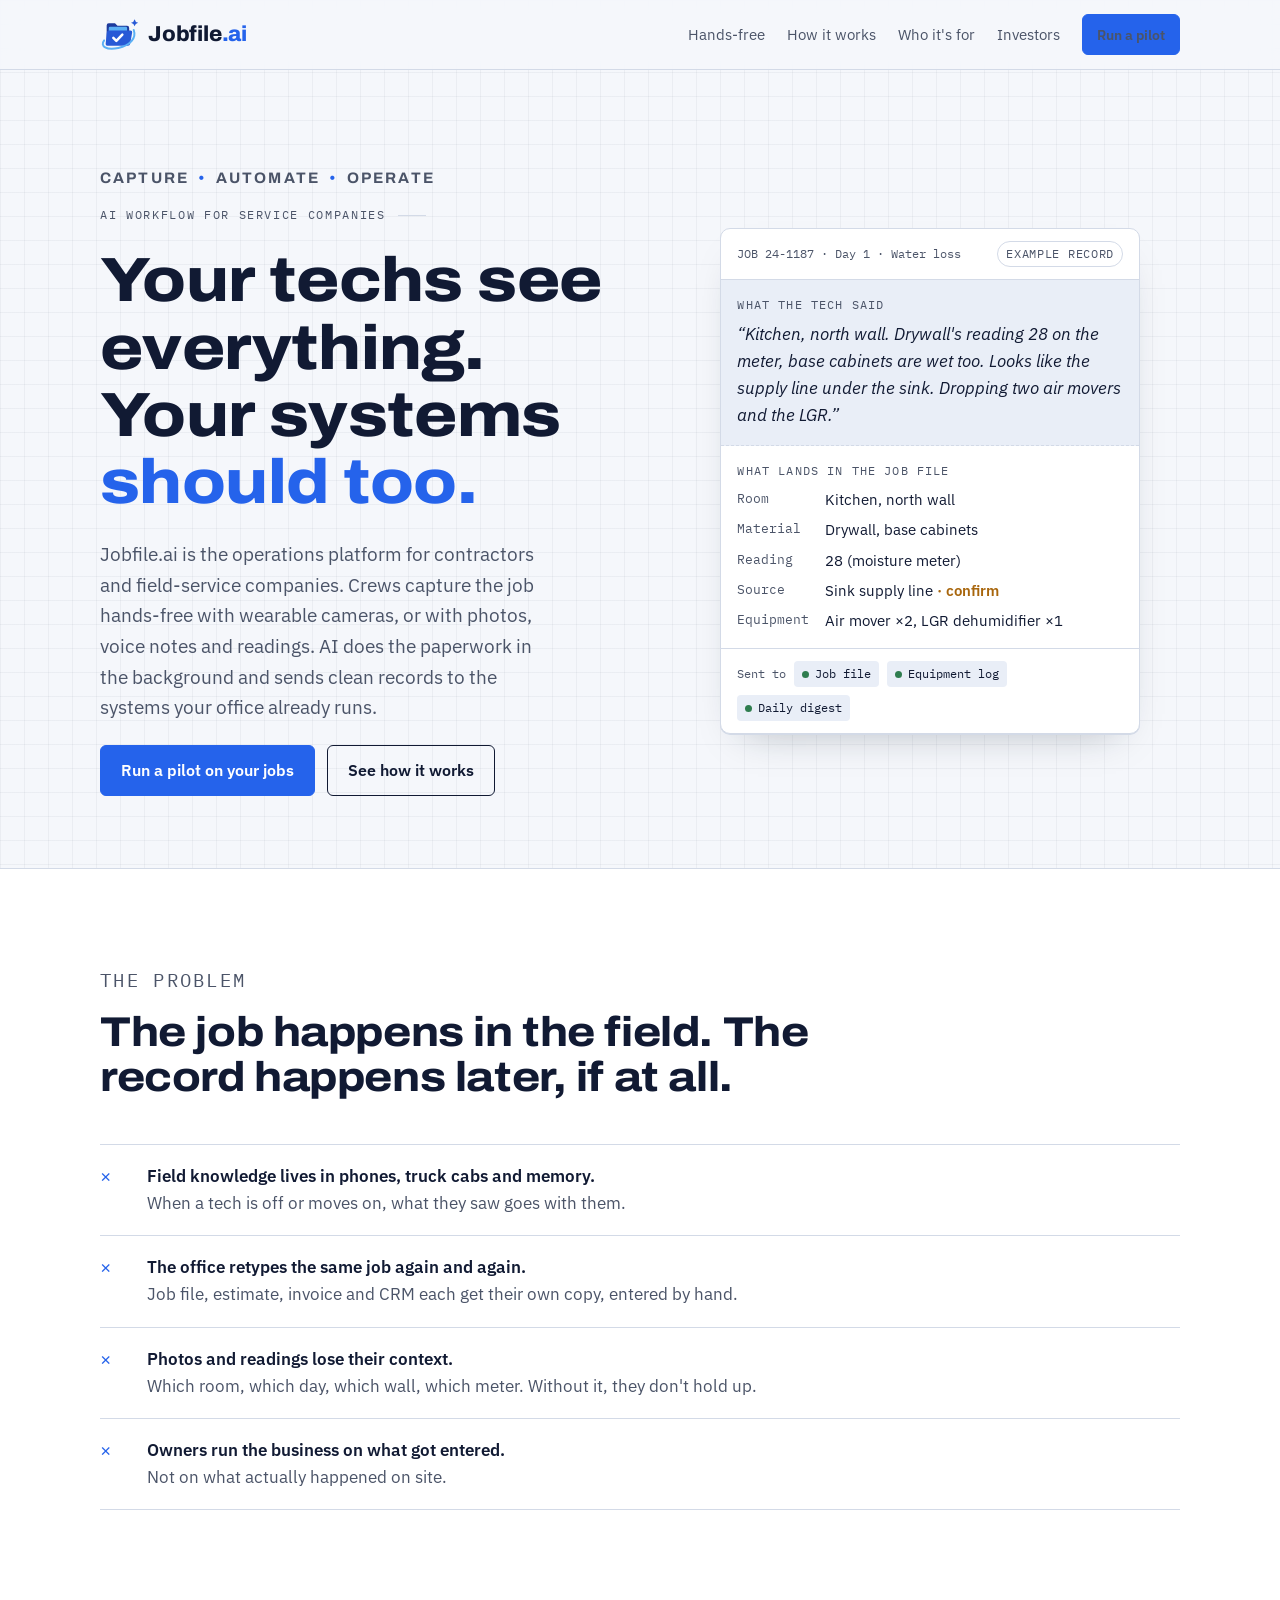
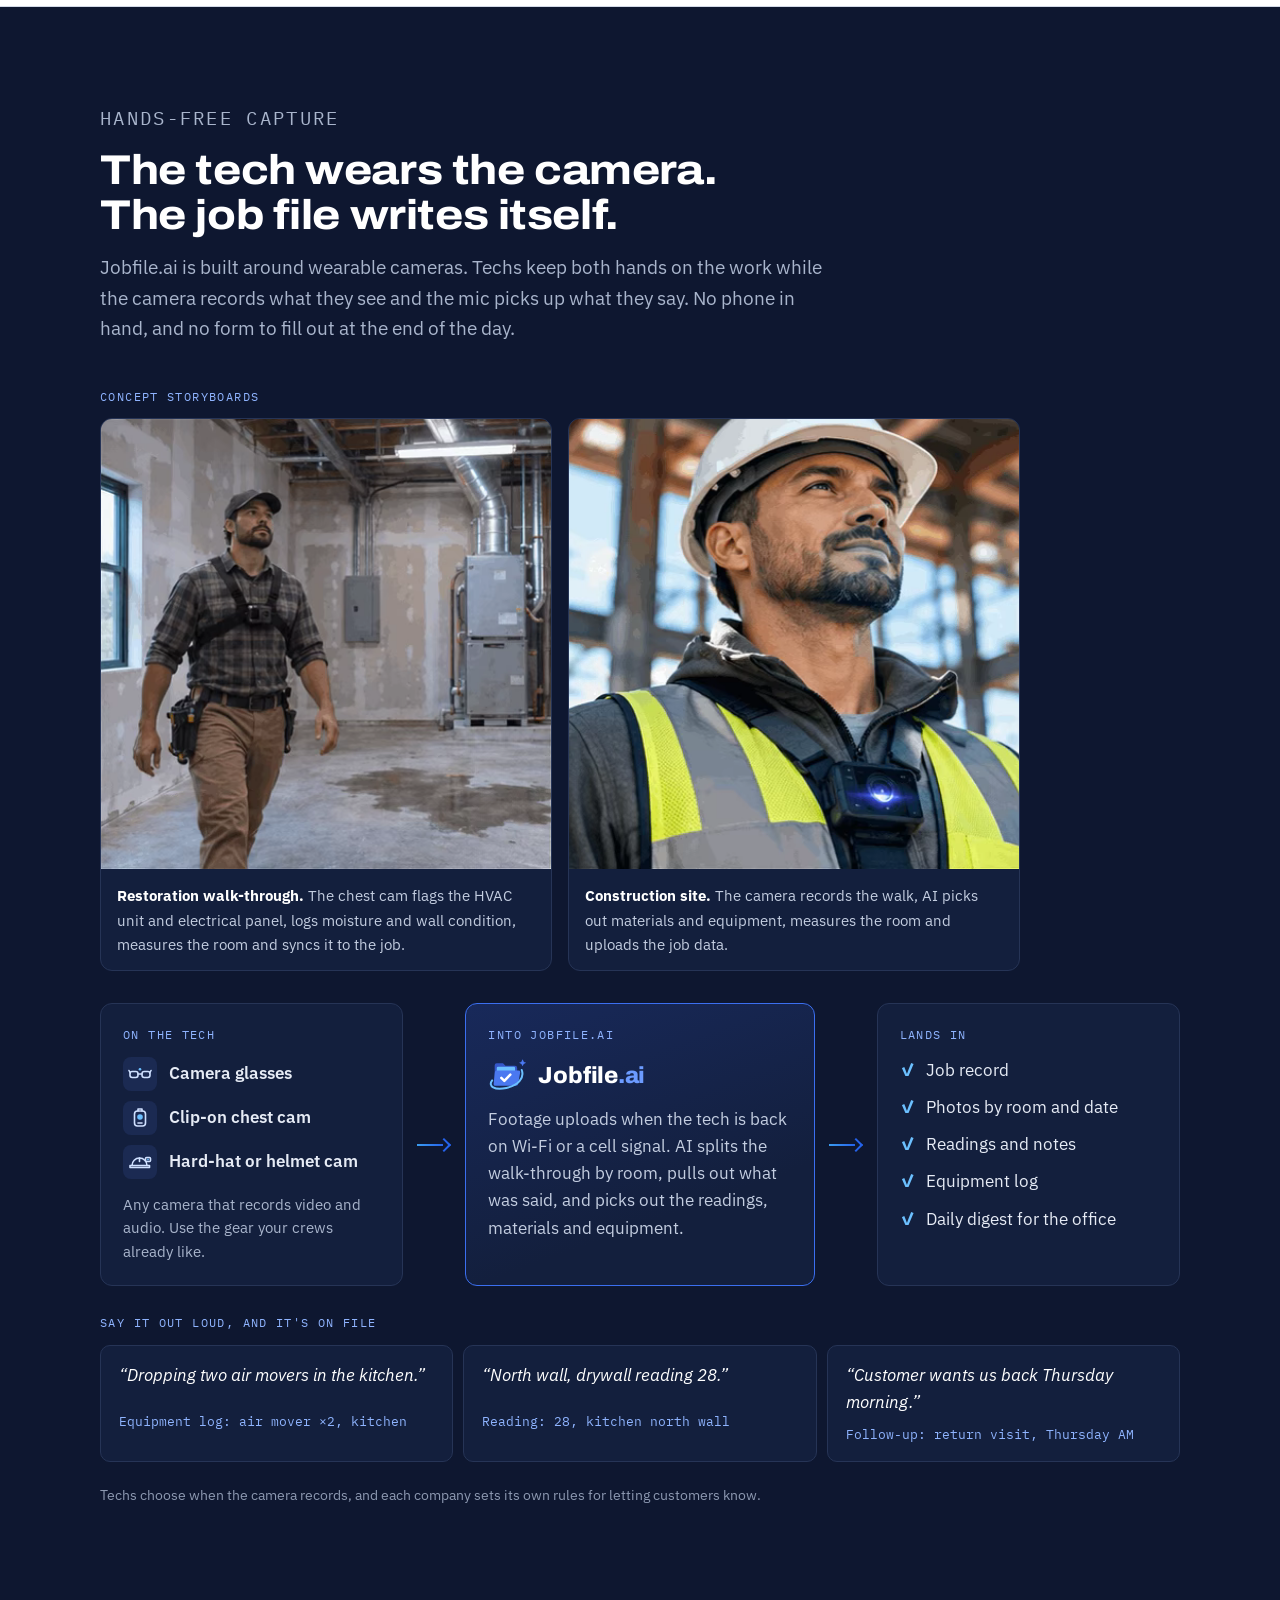
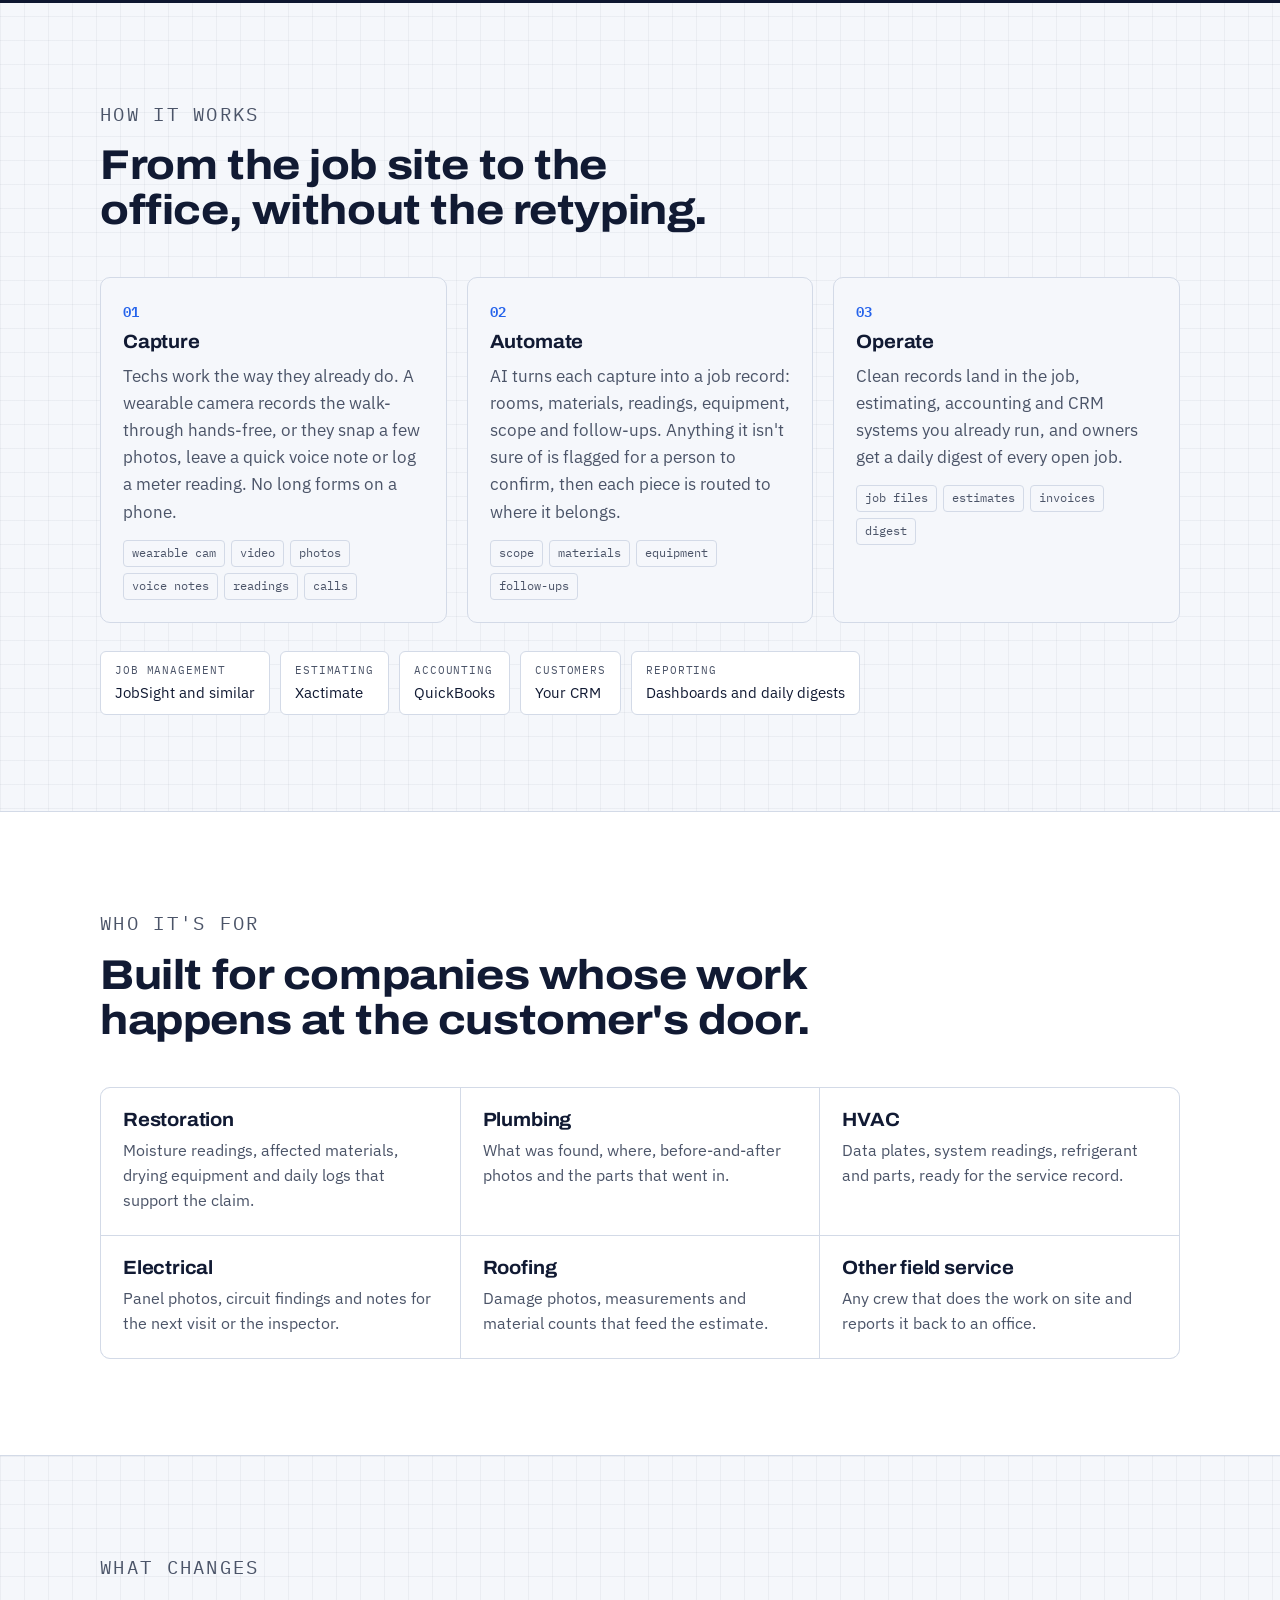
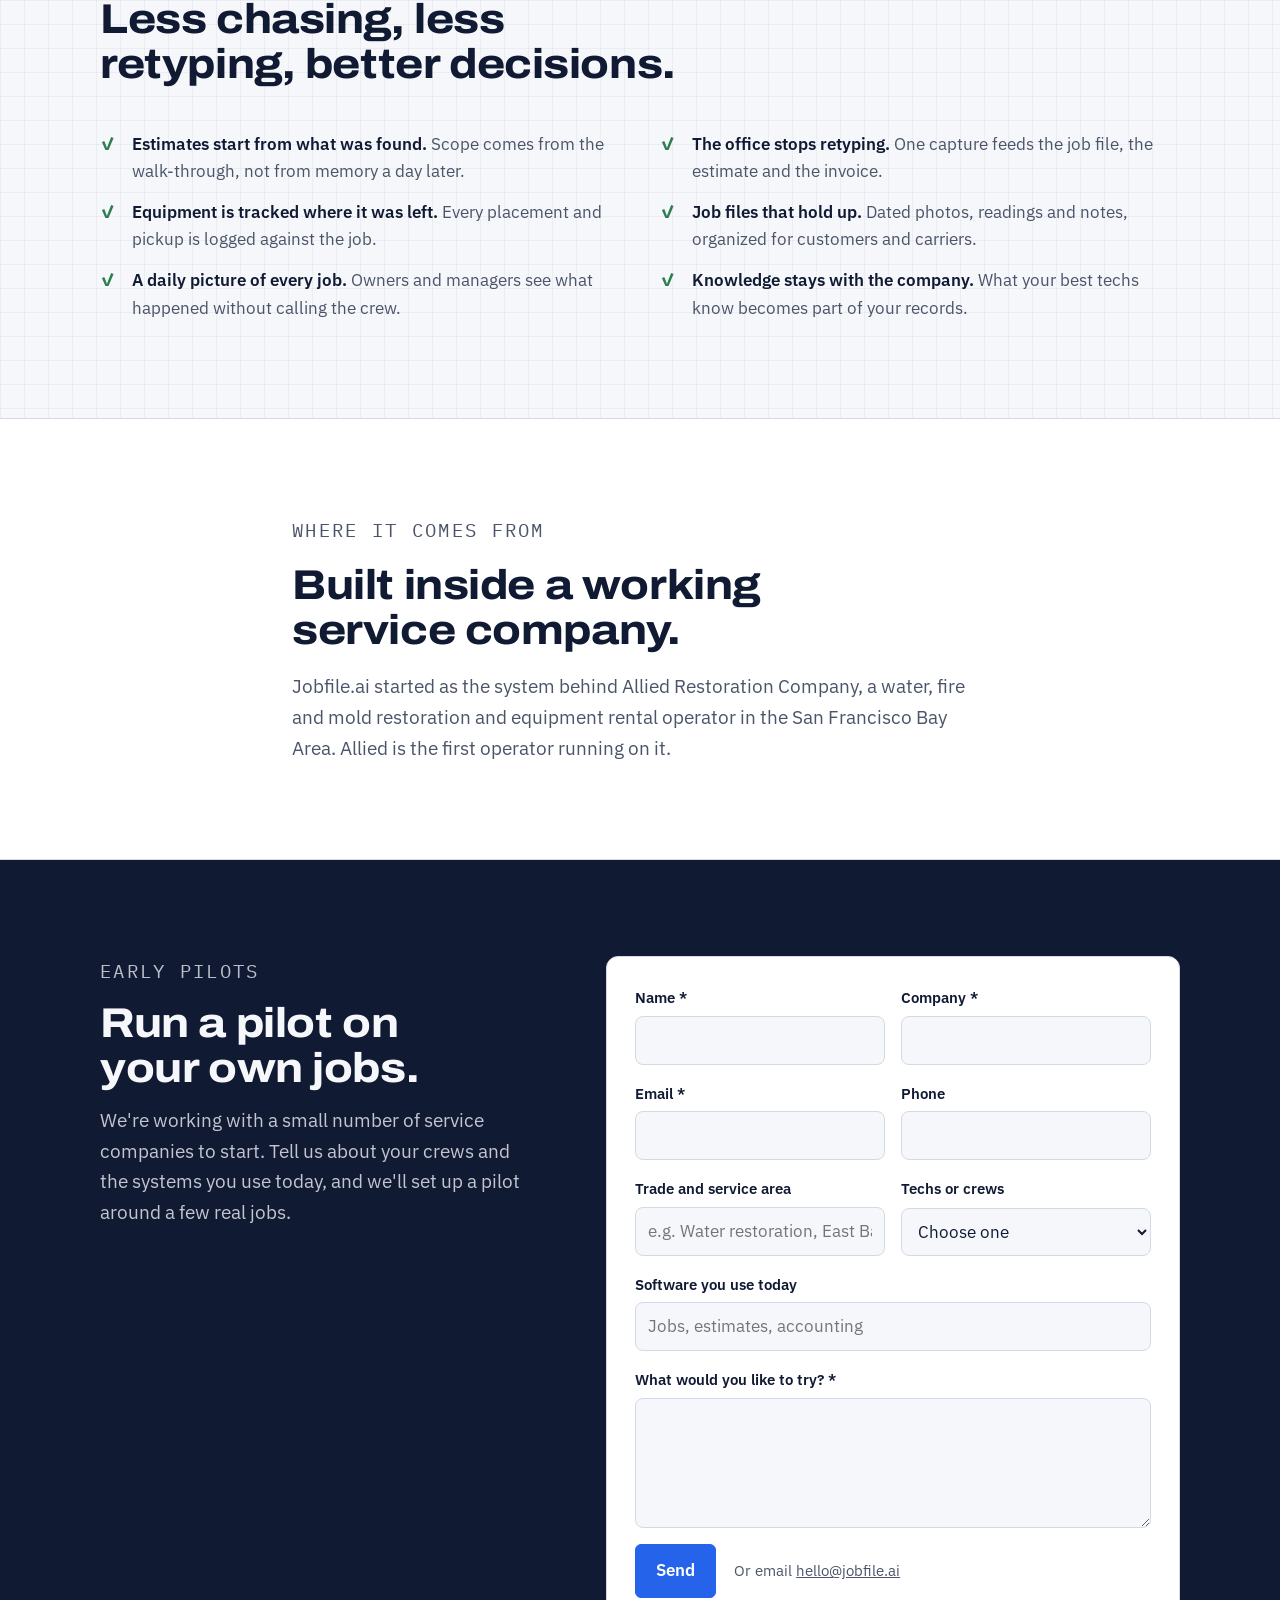
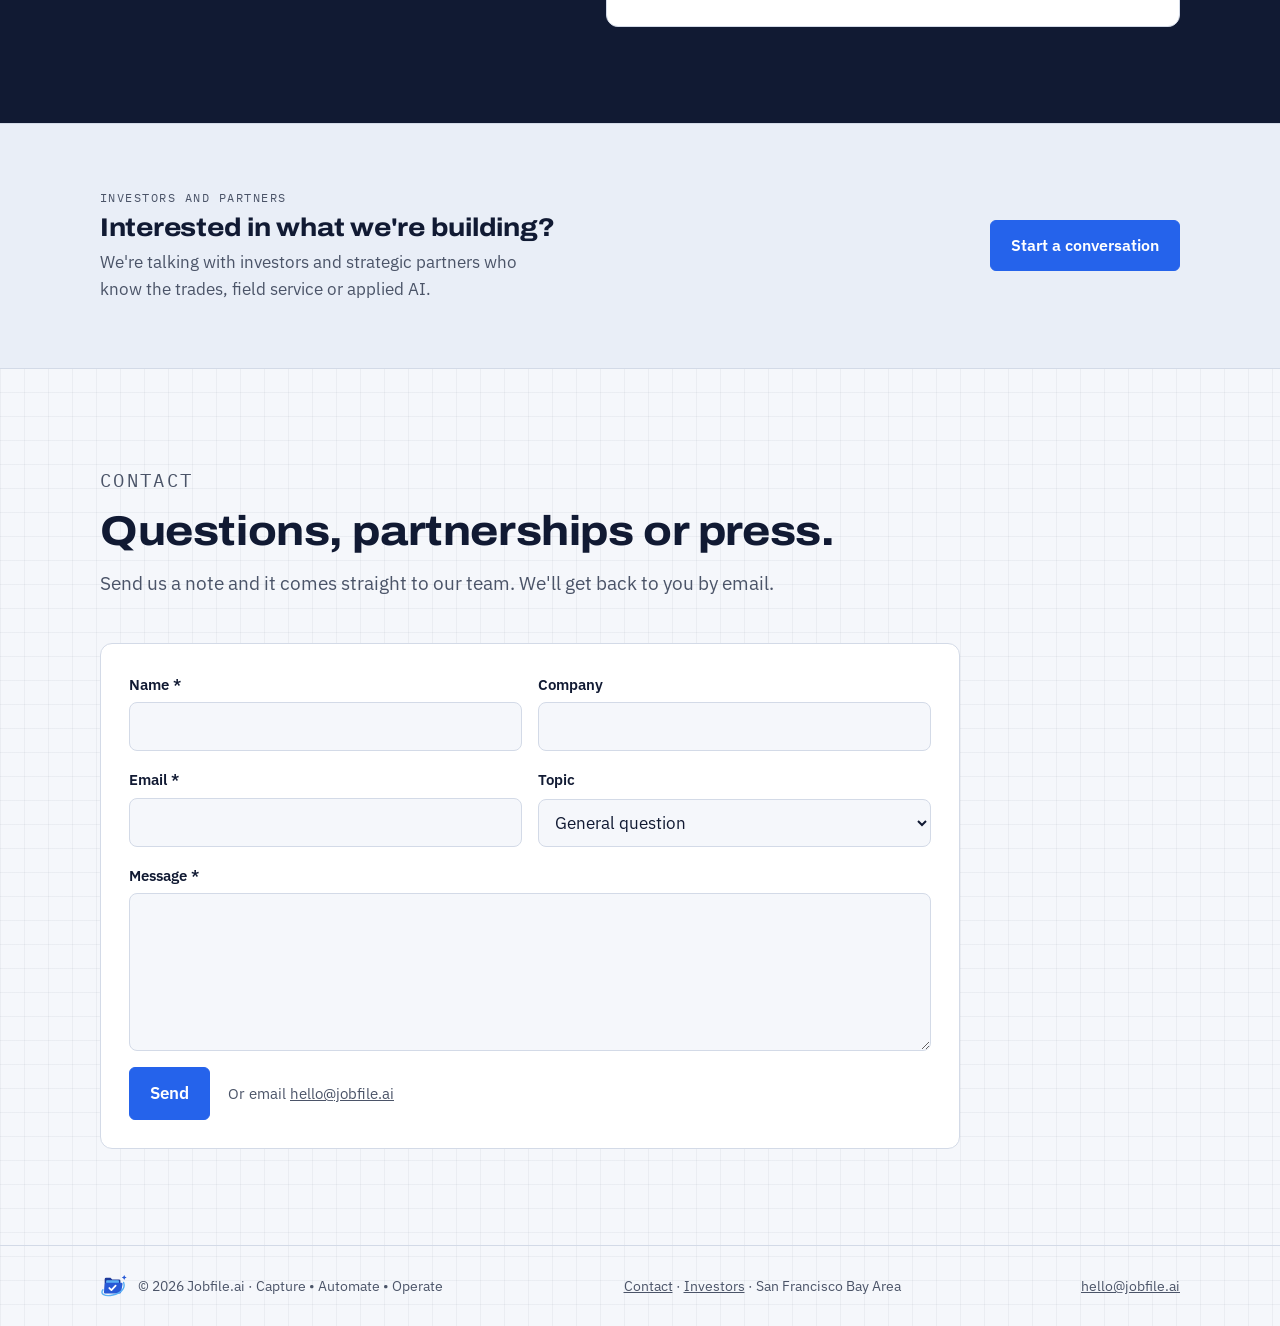
<file: index.html>
<!doctype html>
<html lang="en">
<head>
<meta charset="utf-8">
<meta name="viewport" content="width=device-width, initial-scale=1, viewport-fit=cover">
<title>Jobfile.ai | AI workflow for service companies</title>
<meta name="description" content="Jobfile.ai is the operations platform for contractors and field-service companies. Crews capture the job, AI automates the paperwork, and clean records land in the systems you already run.">
<link rel="canonical" href="https://jobfile.ai/">
<meta property="og:title" content="Jobfile.ai | AI workflow for service companies">
<meta property="og:site_name" content="Jobfile.ai">
<meta property="og:image" content="https://jobfile.ai/brand/share-card.png">
<meta property="og:image:secure_url" content="https://jobfile.ai/brand/share-card.png">
<meta property="og:image:type" content="image/png">
<meta property="og:image:width" content="1200">
<meta property="og:image:height" content="630">
<meta property="og:image:alt" content="Jobfile.ai logo. Capture, Automate, Operate. AI workflow for service companies.">
<meta name="twitter:card" content="summary_large_image">
<meta name="twitter:title" content="Jobfile.ai | AI workflow for service companies">
<meta name="twitter:image" content="https://jobfile.ai/brand/share-card.png">
<meta property="og:description" content="Capture the job once in the field. AI structures it and sends it to your job, estimating, accounting and CRM systems.">
<meta property="og:url" content="https://jobfile.ai/">
<meta property="og:type" content="website">
<meta name="theme-color" content="#111a33">
<link rel="icon" href="favicon.svg" type="image/svg+xml">
<link rel="apple-touch-icon" href="apple-touch-icon.png">
<link rel="preconnect" href="https://fonts.googleapis.com">
<link rel="preconnect" href="https://fonts.gstatic.com" crossorigin>
<link rel="stylesheet" href="https://fonts.googleapis.com/css2?family=Archivo:wdth,wght@100..125,500..800&family=IBM+Plex+Mono:wght@400;600&family=IBM+Plex+Sans:wght@400;600&display=swap">
<link rel="stylesheet" href="styles.css">
</head>
<body>
<!--BODY-START-->
<header class="site-header">
  <div class="wrap">
    <a class="brand" href="#top" aria-label="Jobfile.ai home">
      <svg class="brand-mark" viewBox="0 0 48 40" aria-hidden="true"><path class="lg-back" d="M8 8.5q0-2.5 2.5-2.5h7.5l3 3h11.5q2.5 0 2.5 2.5v19h-27z"/><rect class="lg-sheet" x="10.5" y="10" width="22" height="13" rx="1.6"/><path class="lg-front" d="M10.4 14.5h26.2q2.4 0 2 2.4l-2.4 13.7q-.4 2.4-2.8 2.4H8.9q-2.4 0-2.1-2.4l1.4-13.7q.3-2.4 2.2-2.4z"/><path class="lg-check" d="M16 23.5l3.6 3.6 7.2-7.6"/><path class="lg-swoosh" d="M5 26.5C-.5 33.5 8 38.5 22 35.5S44 24 40.5 14"/><path class="lg-spark" d="M41.5 1q.7 3.6 4.3 4.3-3.6.7-4.3 4.3-.7-3.6-4.3-4.3 3.6-.7 4.3-4.3z"/></svg>
      <span class="wordmark">Jobfile<span class="wm-ai">.ai</span></span>
    </a>
    <nav class="nav" aria-label="Main">
      <a class="nav-link" href="#hands-free">Hands-free</a>
      <a class="nav-link" href="#how">How it works</a>
      <a class="nav-link" href="#trades">Who it's for</a>
      <a class="nav-link" href="investors/">Investors</a>
      <a class="btn btn-primary btn-sm" href="#pilot">Run a pilot</a>
    </nav>
  </div>
</header>

<main id="top">
  <section class="hero">
    <div class="wrap">
      <div class="hero-copy">
        <p class="tagline">Capture <span class="dot">&bull;</span> Automate <span class="dot">&bull;</span> Operate</p>
        <p class="subline">AI workflow for service companies</p>
        <h1>Your techs see everything. Your systems <span class="flag">should too.</span></h1>
        <p class="lede">Jobfile.ai is the operations platform for contractors and field-service companies. Crews capture the job hands-free with wearable cameras, or with photos, voice notes and readings. AI does the paperwork in the background and sends clean records to the systems your office already runs.</p>
        <div class="cta-row">
          <a class="btn btn-primary" href="#pilot">Run a pilot on your jobs</a>
          <a class="btn btn-ghost" href="#how">See how it works</a>
        </div>
      </div>

      <figure class="record" aria-label="Example of a voice note turned into a structured job record">
        <div class="record-head">
          <span>JOB 24-1187 · Day 1 · Water loss</span>
          <span class="tag">Example record</span>
        </div>
        <div class="record-body">
          <div class="record-say">
            <p class="label">What the tech said</p>
            <blockquote>“Kitchen, north wall. Drywall's reading 28 on the meter, base cabinets are wet too. Looks like the supply line under the sink. Dropping two air movers and the LGR.”</blockquote>
          </div>
          <div class="record-out">
            <p class="label">What lands in the job file</p>
            <dl class="fields">
              <dt>Room</dt><dd>Kitchen, north wall</dd>
              <dt>Material</dt><dd>Drywall, base cabinets</dd>
              <dt>Reading</dt><dd>28 (moisture meter)</dd>
              <dt>Source</dt><dd>Sink supply line <span class="flagged">· confirm</span></dd>
              <dt>Equipment</dt><dd>Air mover ×2, LGR dehumidifier ×1</dd>
            </dl>
          </div>
        </div>
        <figcaption class="record-foot">
          <span>Sent to</span>
          <span class="dest">Job file</span>
          <span class="dest">Equipment log</span>
          <span class="dest">Daily digest</span>
        </figcaption>
      </figure>
    </div>
  </section>

  <section class="band" id="problem">
    <div class="wrap">
      <div class="section-head">
        <p class="eyebrow">The problem</p>
        <h2>The job happens in the field. The record happens later, if at all.</h2>
      </div>
      <ul class="problems">
        <li><div><strong>Field knowledge lives in phones, truck cabs and memory.</strong><span>When a tech is off or moves on, what they saw goes with them.</span></div></li>
        <li><div><strong>The office retypes the same job again and again.</strong><span>Job file, estimate, invoice and CRM each get their own copy, entered by hand.</span></div></li>
        <li><div><strong>Photos and readings lose their context.</strong><span>Which room, which day, which wall, which meter. Without it, they don't hold up.</span></div></li>
        <li><div><strong>Owners run the business on what got entered.</strong><span>Not on what actually happened on site.</span></div></li>
      </ul>
    </div>
  </section>

  <section class="wear" id="hands-free">
    <div class="wrap">
      <div class="section-head">
        <p class="eyebrow">Hands-free capture</p>
        <h2>The tech wears the camera. The job file writes itself.</h2>
        <p>Jobfile.ai is built around wearable cameras. Techs keep both hands on the work while the camera records what they see and the mic picks up what they say. No phone in hand, and no form to fill out at the end of the day.</p>
      </div>

      <p class="label">Concept storyboards</p>
      <div class="storyboards">
        <figure class="story">
          <video class="story-vid" autoplay muted loop playsinline preload="metadata" poster="media/storyboard-restoration-poster.webp" width="438" height="438" aria-label="A restoration tech with a chest-mounted camera walks through a gutted basement. On screen, the camera flags the HVAC unit and electrical panel, logs moisture, wall and surface condition, measures the room at 28 feet 6 inches by 12 feet 4 inches, and syncs it all to Jobfile.ai.">
            <source src="media/storyboard-restoration.webm" type="video/webm">
            <source src="media/storyboard-restoration.mp4" type="video/mp4">
          </video>
          <figcaption><strong>Restoration walk-through.</strong> The chest cam flags the HVAC unit and electrical panel, logs moisture and wall condition, measures the room and syncs it to the job.</figcaption>
        </figure>
        <figure class="story">
          <video class="story-vid" autoplay muted loop playsinline preload="metadata" poster="media/storyboard-construction-poster.webp" width="434" height="424" aria-label="A construction worker in a hard hat and hi-vis vest wears a chest camera on a building site. The camera records the walk, AI picks out drywall and a scissor lift, notes site conditions, measures a 16 foot 8 inch by 28 foot 4 inch room, and uploads photos, equipment, measurements and conditions.">
            <source src="media/storyboard-construction.webm" type="video/webm">
            <source src="media/storyboard-construction.mp4" type="video/mp4">
          </video>
          <figcaption><strong>Construction site.</strong> The camera records the walk, AI picks out materials and equipment, measures the room and uploads the job data.</figcaption>
        </figure>
      </div>

      <div class="wear-flow">
        <div class="wear-col">
          <p class="label">On the tech</p>
          <ul class="devices">
            <li><svg class="dev-ico" viewBox="0 0 24 24" aria-hidden="true"><rect x="2" y="9.5" width="8" height="6" rx="2.2"/><rect x="14" y="9.5" width="8" height="6" rx="2.2"/><path d="M10 12h4M2.3 11 1 8.5M21.7 11 23 8.5"/><circle class="lens" cx="12" cy="7.2" r="1.3"/></svg><span>Camera glasses</span></li>
            <li><svg class="dev-ico" viewBox="0 0 24 24" aria-hidden="true"><rect x="6.5" y="5" width="11" height="15" rx="3"/><circle class="lens" cx="12" cy="11" r="2.8"/><path d="M10 5V3h4v2"/><path d="M10 17h4"/></svg><span>Clip-on chest cam</span></li>
            <li><svg class="dev-ico" viewBox="0 0 24 24" aria-hidden="true"><path d="M4 15.5a7.5 7.5 0 0 1 15 0"/><path d="M2 15.5h19.5v2H2z"/><path d="M11.5 8v3.5"/><rect x="17.5" y="7.5" width="5" height="4" rx="1"/><circle class="lens" cx="20" cy="9.5" r=".9"/></svg><span>Hard-hat or helmet cam</span></li>
          </ul>
          <p class="wear-note">Any camera that records video and audio. Use the gear your crews already like.</p>
        </div>
        <div class="wear-arrow" aria-hidden="true"></div>
        <div class="wear-col wear-core">
          <p class="label">Into Jobfile.ai</p>
          <div class="core-brand"><svg class="brand-mark wear-mark" viewBox="0 0 48 40" aria-hidden="true"><path class="lg-back" d="M8 8.5q0-2.5 2.5-2.5h7.5l3 3h11.5q2.5 0 2.5 2.5v19h-27z"/><rect class="lg-sheet" x="10.5" y="10" width="22" height="13" rx="1.6"/><path class="lg-front" d="M10.4 14.5h26.2q2.4 0 2 2.4l-2.4 13.7q-.4 2.4-2.8 2.4H8.9q-2.4 0-2.1-2.4l1.4-13.7q.3-2.4 2.2-2.4z"/><path class="lg-check" d="M16 23.5l3.6 3.6 7.2-7.6"/><path class="lg-swoosh" d="M5 26.5C-.5 33.5 8 38.5 22 35.5S44 24 40.5 14"/><path class="lg-spark" d="M41.5 1q.7 3.6 4.3 4.3-3.6.7-4.3 4.3-.7-3.6-4.3-4.3 3.6-.7 4.3-4.3z"/></svg><span class="wordmark">Jobfile<span class="wm-ai">.ai</span></span></div>
          <p>Footage uploads when the tech is back on Wi-Fi or a cell signal. AI splits the walk-through by room, pulls out what was said, and picks out the readings, materials and equipment.</p>
        </div>
        <div class="wear-arrow" aria-hidden="true"></div>
        <div class="wear-col">
          <p class="label">Lands in</p>
          <ul class="outs">
            <li>Job record</li>
            <li>Photos by room and date</li>
            <li>Readings and notes</li>
            <li>Equipment log</li>
            <li>Daily digest for the office</li>
          </ul>
        </div>
      </div>

      <div class="said">
        <p class="label">Say it out loud, and it's on file</p>
        <dl class="said-list">
          <div><dt>“Dropping two air movers in the kitchen.”</dt><dd>Equipment log: air mover ×2, kitchen</dd></div>
          <div><dt>“North wall, drywall reading 28.”</dt><dd>Reading: 28, kitchen north wall</dd></div>
          <div><dt>“Customer wants us back Thursday morning.”</dt><dd>Follow-up: return visit, Thursday AM</dd></div>
        </dl>
      </div>

      <p class="wear-fine">Techs choose when the camera records, and each company sets its own rules for letting customers know.</p>
    </div>
  </section>

  <section id="how">
    <div class="wrap">
      <div class="section-head">
        <p class="eyebrow">How it works</p>
        <h2>From the job site to the office, without the retyping.</h2>
      </div>
      <ol class="steps">
        <li>
          <h3>Capture</h3>
          <p>Techs work the way they already do. A wearable camera records the walk-through hands-free, or they snap a few photos, leave a quick voice note or log a meter reading. No long forms on a phone.</p>
          <div class="chips"><span class="chip">wearable cam</span><span class="chip">video</span><span class="chip">photos</span><span class="chip">voice notes</span><span class="chip">readings</span><span class="chip">calls</span></div>
        </li>
        <li>
          <h3>Automate</h3>
          <p>AI turns each capture into a job record: rooms, materials, readings, equipment, scope and follow-ups. Anything it isn't sure of is flagged for a person to confirm, then each piece is routed to where it belongs.</p>
          <div class="chips"><span class="chip">scope</span><span class="chip">materials</span><span class="chip">equipment</span><span class="chip">follow-ups</span></div>
        </li>
        <li>
          <h3>Operate</h3>
          <p>Clean records land in the job, estimating, accounting and CRM systems you already run, and owners get a daily digest of every open job.</p>
          <div class="chips"><span class="chip">job files</span><span class="chip">estimates</span><span class="chip">invoices</span><span class="chip">digest</span></div>
        </li>
      </ol>
      <div class="systems" aria-label="Kinds of systems Jobfile.ai is built to feed">
        <div class="system"><small>Job management</small>JobSight and similar</div>
        <div class="system"><small>Estimating</small>Xactimate</div>
        <div class="system"><small>Accounting</small>QuickBooks</div>
        <div class="system"><small>Customers</small>Your CRM</div>
        <div class="system"><small>Reporting</small>Dashboards and daily digests</div>
      </div>
    </div>
  </section>

  <section class="band" id="trades">
    <div class="wrap">
      <div class="section-head">
        <p class="eyebrow">Who it's for</p>
        <h2>Built for companies whose work happens at the customer's door.</h2>
      </div>
      <div class="trades">
        <article class="trade"><h3>Restoration</h3><p>Moisture readings, affected materials, drying equipment and daily logs that support the claim.</p></article>
        <article class="trade"><h3>Plumbing</h3><p>What was found, where, before-and-after photos and the parts that went in.</p></article>
        <article class="trade"><h3>HVAC</h3><p>Data plates, system readings, refrigerant and parts, ready for the service record.</p></article>
        <article class="trade"><h3>Electrical</h3><p>Panel photos, circuit findings and notes for the next visit or the inspector.</p></article>
        <article class="trade"><h3>Roofing</h3><p>Damage photos, measurements and material counts that feed the estimate.</p></article>
        <article class="trade"><h3>Other field service</h3><p>Any crew that does the work on site and reports it back to an office.</p></article>
      </div>
    </div>
  </section>

  <section id="outcomes">
    <div class="wrap">
      <div class="section-head">
        <p class="eyebrow">What changes</p>
        <h2>Less chasing, less retyping, better decisions.</h2>
      </div>
      <ul class="outcomes">
        <li><div><strong>Estimates start from what was found.</strong> <span>Scope comes from the walk-through, not from memory a day later.</span></div></li>
        <li><div><strong>The office stops retyping.</strong> <span>One capture feeds the job file, the estimate and the invoice.</span></div></li>
        <li><div><strong>Equipment is tracked where it was left.</strong> <span>Every placement and pickup is logged against the job.</span></div></li>
        <li><div><strong>Job files that hold up.</strong> <span>Dated photos, readings and notes, organized for customers and carriers.</span></div></li>
        <li><div><strong>A daily picture of every job.</strong> <span>Owners and managers see what happened without calling the crew.</span></div></li>
        <li><div><strong>Knowledge stays with the company.</strong> <span>What your best techs know becomes part of your records.</span></div></li>
      </ul>
    </div>
  </section>

  <section class="band" id="origin">
    <div class="wrap origin">
      <p class="eyebrow">Where it comes from</p>
      <h2>Built inside a working service company.</h2>
      <p>Jobfile.ai started as the system behind Allied Restoration Company, a water, fire and mold restoration and equipment rental operator in the San Francisco Bay Area. Allied is the first operator running on it.</p>
    </div>
  </section>

  <section class="pilot" id="pilot">
    <div class="wrap">
      <div class="section-head">
        <p class="eyebrow" style="color: inherit; opacity: .75">Early pilots</p>
        <h2>Run a pilot on your own jobs.</h2>
        <p>We're working with a small number of service companies to start. Tell us about your crews and the systems you use today, and we'll set up a pilot around a few real jobs.</p>
      </div>
      <form class="inv-form jf-form pilot-form" id="pilot-form" action="https://formsubmit.co/hello@jobfile.ai" method="POST" data-to="hello@jobfile.ai" data-tag="Pilot" data-subject="Pilot inquiry">
        <input type="hidden" name="_subject" value="[Pilot] Pilot inquiry from jobfile.ai">
        <input type="hidden" name="_template" value="table">
        <input type="hidden" name="_next" value="https://jobfile.ai/thanks/">
        <div class="hp" aria-hidden="true"><label>Leave this empty <input type="text" name="_honey" tabindex="-1" autocomplete="off"></label></div>
        <div class="field"><label for="p-name">Name <span aria-hidden="true">*</span></label><input id="p-name" name="Name" autocomplete="name" required></div>
        <div class="field"><label for="p-company">Company <span aria-hidden="true">*</span></label><input id="p-company" name="Company" autocomplete="organization" required></div>
        <div class="field"><label for="p-email">Email <span aria-hidden="true">*</span></label><input id="p-email" name="email" type="email" autocomplete="email" required></div>
        <div class="field"><label for="p-phone">Phone</label><input id="p-phone" name="Phone" type="tel" autocomplete="tel"></div>
        <div class="field"><label for="p-trade">Trade and service area</label><input id="p-trade" name="Trade and service area" placeholder="e.g. Water restoration, East Bay"></div>
        <div class="field"><label for="p-crews">Techs or crews</label>
          <select id="p-crews" name="Techs or crews">
            <option value="">Choose one</option>
            <option>1 to 5</option>
            <option>6 to 15</option>
            <option>16 to 50</option>
            <option>More than 50</option>
          </select></div>
        <div class="field field-wide"><label for="p-software">Software you use today</label><input id="p-software" name="Software used" placeholder="Jobs, estimates, accounting"></div>
        <div class="field field-wide"><label for="p-msg">What would you like to try? <span aria-hidden="true">*</span></label><textarea id="p-msg" name="Message" rows="4" required></textarea></div>
        <p class="form-error" role="alert" hidden>Please add your name, company, a valid email and a short message.</p>
        <div class="field-wide form-actions"><button class="btn btn-primary" type="submit">Send</button><span class="form-alt">Or email <a href="mailto:hello@jobfile.ai?subject=%5BPilot%5D%20Pilot%20inquiry">hello@jobfile.ai</a></span></div>
      </form>
    </div>
  </section>

  <section class="inv-cta" id="investors">
    <div class="wrap">
      <div>
        <p class="eyebrow">Investors and partners</p>
        <h2>Interested in what we're building?</h2>
        <p>We're talking with investors and strategic partners who know the trades, field service or applied AI.</p>
      </div>
      <a class="btn btn-primary" href="investors/#inquiry">Start a conversation</a>
    </div>
  </section>
  <section id="contact">
    <div class="wrap inv-form-wrap">
      <div class="section-head">
        <p class="eyebrow">Contact</p>
        <h2>Questions, partnerships or press.</h2>
        <p>Send us a note and it comes straight to our team. We'll get back to you by email.</p>
      </div>
      <form class="inv-form jf-form" id="contact-form" action="https://formsubmit.co/hello@jobfile.ai" method="POST" data-to="hello@jobfile.ai" data-tag="General" data-subject="Message">
        <input type="hidden" name="_subject" value="[General] Message from jobfile.ai">
        <input type="hidden" name="_template" value="table">
        <input type="hidden" name="_next" value="https://jobfile.ai/thanks/">
        <div class="hp" aria-hidden="true"><label>Leave this empty <input type="text" name="_honey" tabindex="-1" autocomplete="off"></label></div>
        <div class="field"><label for="c-name">Name <span aria-hidden="true">*</span></label><input id="c-name" name="Name" autocomplete="name" required></div>
        <div class="field"><label for="c-company">Company</label><input id="c-company" name="Company" autocomplete="organization"></div>
        <div class="field"><label for="c-email">Email <span aria-hidden="true">*</span></label><input id="c-email" name="email" type="email" autocomplete="email" required></div>
        <div class="field"><label for="c-topic">Topic</label>
          <select id="c-topic" name="Topic">
            <option>General question</option>
            <option>Partnership or integration</option>
            <option>Press</option>
            <option>Careers</option>
            <option>Something else</option>
          </select></div>
        <div class="field field-wide"><label for="c-msg">Message <span aria-hidden="true">*</span></label><textarea id="c-msg" name="Message" rows="5" required></textarea></div>
        <p class="form-error" role="alert" hidden>Please add your name, a valid email and a short message.</p>
        <div class="field-wide form-actions"><button class="btn btn-primary" type="submit">Send</button><span class="form-alt">Or email <a href="mailto:hello@jobfile.ai">hello@jobfile.ai</a></span></div>
      </form>
    </div>
  </section>
</main>

<footer class="site-footer">
  <div class="wrap">
    <span class="foot-brand"><svg class="brand-mark foot-mark" viewBox="0 0 48 40" aria-hidden="true"><path class="lg-back" d="M8 8.5q0-2.5 2.5-2.5h7.5l3 3h11.5q2.5 0 2.5 2.5v19h-27z"/><rect class="lg-sheet" x="10.5" y="10" width="22" height="13" rx="1.6"/><path class="lg-front" d="M10.4 14.5h26.2q2.4 0 2 2.4l-2.4 13.7q-.4 2.4-2.8 2.4H8.9q-2.4 0-2.1-2.4l1.4-13.7q.3-2.4 2.2-2.4z"/><path class="lg-check" d="M16 23.5l3.6 3.6 7.2-7.6"/><path class="lg-swoosh" d="M5 26.5C-.5 33.5 8 38.5 22 35.5S44 24 40.5 14"/><path class="lg-spark" d="M41.5 1q.7 3.6 4.3 4.3-3.6.7-4.3 4.3-.7-3.6-4.3-4.3 3.6-.7 4.3-4.3z"/></svg><span>© 2026 Jobfile.ai · Capture • Automate • Operate</span></span>
    <span><a href="#contact">Contact</a> · <a href="investors/">Investors</a> · San Francisco Bay Area</span>
    <span><a href="mailto:hello@jobfile.ai">hello@jobfile.ai</a></span>
  </div>
</footer>
<script src="contact.js" defer></script>
<script>
  if (window.matchMedia && matchMedia("(prefers-reduced-motion: reduce)").matches) {
    document.querySelectorAll("video[autoplay]").forEach(function (v) { v.removeAttribute("autoplay"); v.pause(); v.controls = true; });
  }
</script>
<!--BODY-END-->
</body>
</html>
</file>
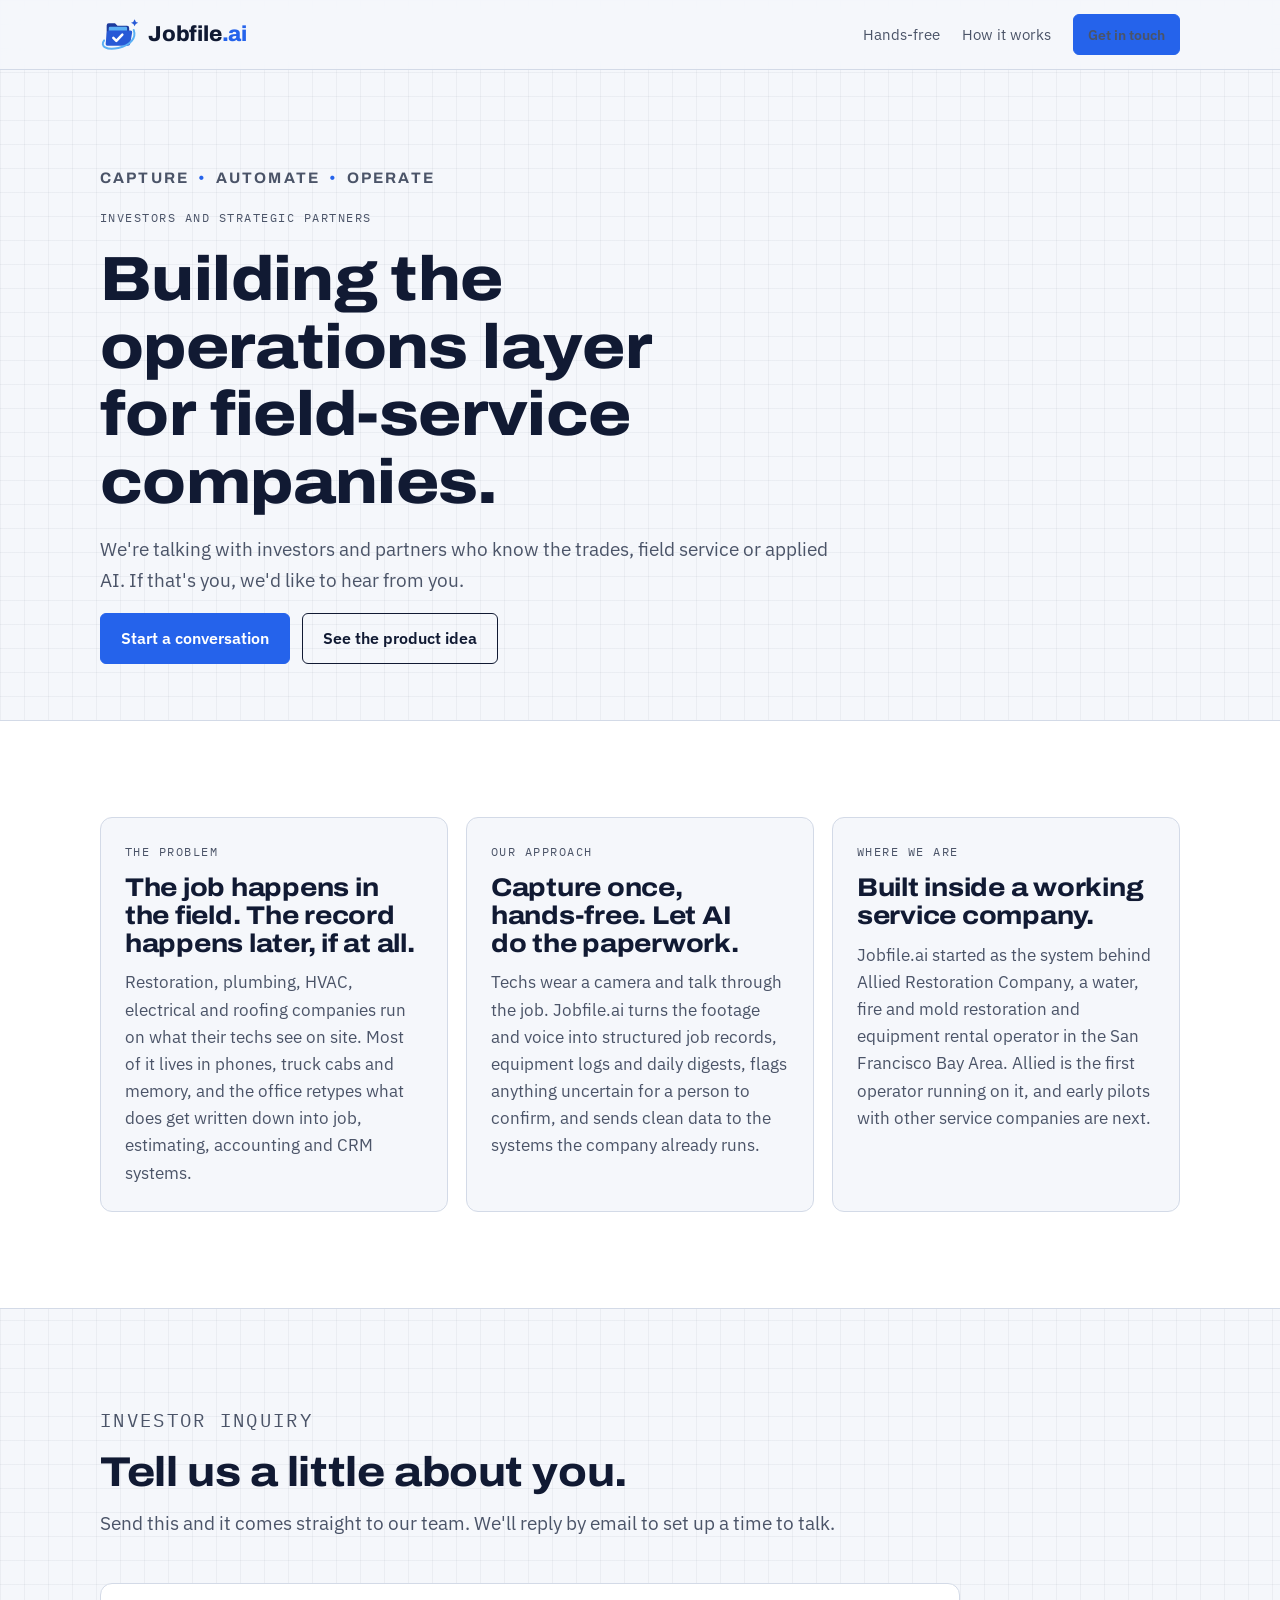
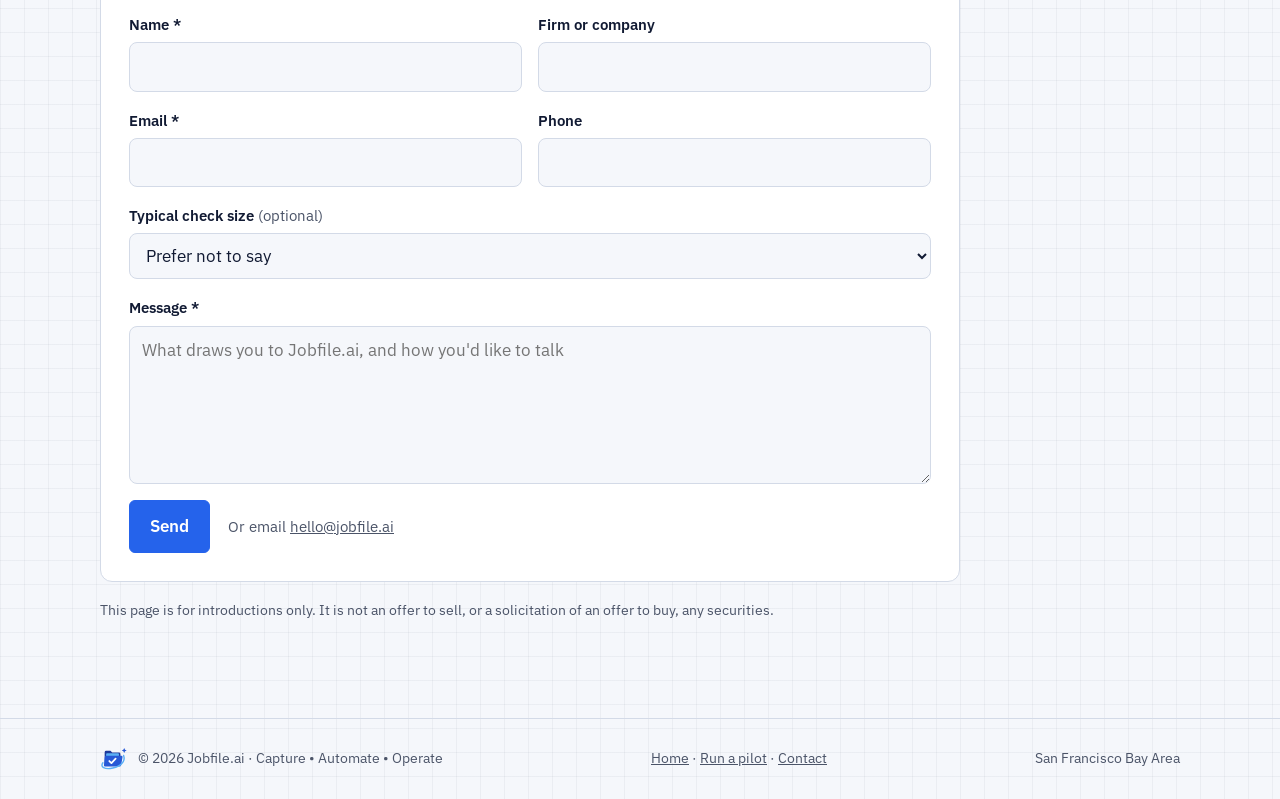
<file: investors/index.html>
<!doctype html>
<html lang="en">
<head>
<meta charset="utf-8">
<meta name="viewport" content="width=device-width, initial-scale=1, viewport-fit=cover">
<title>Investors | Jobfile.ai</title>
<meta name="description" content="Jobfile.ai is building the operations layer for field-service companies. Investors and strategic partners can reach the founder here.">
<link rel="canonical" href="https://jobfile.ai/investors/">
<meta property="og:title" content="Investors | Jobfile.ai">
<meta property="og:site_name" content="Jobfile.ai">
<meta property="og:image" content="https://jobfile.ai/brand/share-card.png">
<meta property="og:image:secure_url" content="https://jobfile.ai/brand/share-card.png">
<meta property="og:image:type" content="image/png">
<meta property="og:image:width" content="1200">
<meta property="og:image:height" content="630">
<meta property="og:image:alt" content="Jobfile.ai logo. Capture, Automate, Operate. AI workflow for service companies.">
<meta name="twitter:card" content="summary_large_image">
<meta name="twitter:title" content="Investors | Jobfile.ai">
<meta name="twitter:image" content="https://jobfile.ai/brand/share-card.png">
<meta property="og:url" content="https://jobfile.ai/investors/">
<meta property="og:description" content="Jobfile.ai is building the operations layer for field-service companies. Investors and strategic partners can reach the founder here.">
<meta property="og:type" content="website">
<meta name="theme-color" content="#111a33">
<link rel="icon" href="../favicon.svg" type="image/svg+xml">
<link rel="apple-touch-icon" href="../apple-touch-icon.png">
<link rel="preconnect" href="https://fonts.googleapis.com">
<link rel="preconnect" href="https://fonts.gstatic.com" crossorigin>
<link rel="stylesheet" href="https://fonts.googleapis.com/css2?family=Archivo:wdth,wght@100..125,500..800&family=IBM+Plex+Mono:wght@400;600&family=IBM+Plex+Sans:wght@400;600&display=swap">
<link rel="stylesheet" href="../styles.css">
</head>
<body>
<!--BODY-START-->
<header class="site-header">
  <div class="wrap">
    <a class="brand" href="../" aria-label="Jobfile.ai home">
      <svg class="brand-mark" viewBox="0 0 48 40" aria-hidden="true"><path class="lg-back" d="M8 8.5q0-2.5 2.5-2.5h7.5l3 3h11.5q2.5 0 2.5 2.5v19h-27z"/><rect class="lg-sheet" x="10.5" y="10" width="22" height="13" rx="1.6"/><path class="lg-front" d="M10.4 14.5h26.2q2.4 0 2 2.4l-2.4 13.7q-.4 2.4-2.8 2.4H8.9q-2.4 0-2.1-2.4l1.4-13.7q.3-2.4 2.2-2.4z"/><path class="lg-check" d="M16 23.5l3.6 3.6 7.2-7.6"/><path class="lg-swoosh" d="M5 26.5C-.5 33.5 8 38.5 22 35.5S44 24 40.5 14"/><path class="lg-spark" d="M41.5 1q.7 3.6 4.3 4.3-3.6.7-4.3 4.3-.7-3.6-4.3-4.3 3.6-.7 4.3-4.3z"/></svg>
      <span class="wordmark">Jobfile<span class="wm-ai">.ai</span></span>
    </a>
    <nav class="nav" aria-label="Main">
      <a class="nav-link" href="../#hands-free">Hands-free</a>
      <a class="nav-link" href="../#how">How it works</a>
      <a class="btn btn-primary btn-sm" href="#inquiry">Get in touch</a>
    </nav>
  </div>
</header>

<main id="top">
  <section class="inv-hero">
    <div class="wrap">
      <p class="tagline">Capture <span class="dot">&bull;</span> Automate <span class="dot">&bull;</span> Operate</p>
      <p class="eyebrow">Investors and strategic partners</p>
      <h1>Building the operations layer for field-service companies.</h1>
      <p class="lede">We're talking with investors and partners who know the trades, field service or applied AI. If that's you, we'd like to hear from you.</p>
      <div class="cta-row"><a class="btn btn-primary" href="#inquiry">Start a conversation</a><a class="btn btn-ghost" href="../">See the product idea</a></div>
    </div>
  </section>

  <section class="band">
    <div class="wrap inv-grid">
      <article class="inv-card">
        <p class="eyebrow">The problem</p>
        <h2>The job happens in the field. The record happens later, if at all.</h2>
        <p>Restoration, plumbing, HVAC, electrical and roofing companies run on what their techs see on site. Most of it lives in phones, truck cabs and memory, and the office retypes what does get written down into job, estimating, accounting and CRM systems.</p>
      </article>
      <article class="inv-card">
        <p class="eyebrow">Our approach</p>
        <h2>Capture once, hands-free. Let AI do the paperwork.</h2>
        <p>Techs wear a camera and talk through the job. Jobfile.ai turns the footage and voice into structured job records, equipment logs and daily digests, flags anything uncertain for a person to confirm, and sends clean data to the systems the company already runs.</p>
      </article>
      <article class="inv-card">
        <p class="eyebrow">Where we are</p>
        <h2>Built inside a working service company.</h2>
        <p>Jobfile.ai started as the system behind Allied Restoration Company, a water, fire and mold restoration and equipment rental operator in the San Francisco Bay Area. Allied is the first operator running on it, and early pilots with other service companies are next.</p>
      </article>
    </div>
  </section>

  <section id="inquiry">
    <div class="wrap inv-form-wrap">
      <div class="section-head">
        <p class="eyebrow">Investor inquiry</p>
        <h2>Tell us a little about you.</h2>
        <p>Send this and it comes straight to our team. We'll reply by email to set up a time to talk.</p>
      </div>
      <form class="inv-form jf-form" id="inv-form" action="https://formsubmit.co/hello@jobfile.ai" method="POST" data-to="hello@jobfile.ai" data-tag="Investor" data-subject="Investor inquiry">
        <input type="hidden" name="_subject" value="[Investor] Investor inquiry from jobfile.ai">
        <input type="hidden" name="_template" value="table">
        <input type="hidden" name="_next" value="https://jobfile.ai/thanks/">
        <div class="hp" aria-hidden="true"><label>Leave this empty <input type="text" name="_honey" tabindex="-1" autocomplete="off"></label></div>
        <div class="field"><label for="f-name">Name <span aria-hidden="true">*</span></label><input id="f-name" name="Name" autocomplete="name" required></div>
        <div class="field"><label for="f-firm">Firm or company</label><input id="f-firm" name="Firm" autocomplete="organization"></div>
        <div class="field"><label for="f-email">Email <span aria-hidden="true">*</span></label><input id="f-email" name="email" type="email" autocomplete="email" required></div>
        <div class="field"><label for="f-phone">Phone</label><input id="f-phone" name="Phone" type="tel" autocomplete="tel"></div>
        <div class="field field-wide"><label for="f-size">Typical check size <span class="opt">(optional)</span></label>
          <select id="f-size" name="Typical check size">
            <option value="">Prefer not to say</option>
            <option>Under $25K</option>
            <option>$25K to $100K</option>
            <option>$100K to $500K</option>
            <option>$500K and up</option>
            <option>Strategic partner, not investing</option>
          </select></div>
        <div class="field field-wide"><label for="f-msg">Message <span aria-hidden="true">*</span></label><textarea id="f-msg" name="Message" rows="5" required placeholder="What draws you to Jobfile.ai, and how you'd like to talk"></textarea></div>
        <p class="form-error" role="alert" hidden>Please add your name, a valid email and a short message.</p>
        <div class="field-wide form-actions"><button class="btn btn-primary" type="submit">Send</button><span class="form-alt">Or email <a href="mailto:hello@jobfile.ai?subject=%5BInvestor%5D%20Investor%20inquiry">hello@jobfile.ai</a></span></div>
      </form>
      <p class="legal">This page is for introductions only. It is not an offer to sell, or a solicitation of an offer to buy, any securities.</p>
    </div>
  </section>
</main>

<footer class="site-footer">
  <div class="wrap">
    <span class="foot-brand"><svg class="brand-mark foot-mark" viewBox="0 0 48 40" aria-hidden="true"><path class="lg-back" d="M8 8.5q0-2.5 2.5-2.5h7.5l3 3h11.5q2.5 0 2.5 2.5v19h-27z"/><rect class="lg-sheet" x="10.5" y="10" width="22" height="13" rx="1.6"/><path class="lg-front" d="M10.4 14.5h26.2q2.4 0 2 2.4l-2.4 13.7q-.4 2.4-2.8 2.4H8.9q-2.4 0-2.1-2.4l1.4-13.7q.3-2.4 2.2-2.4z"/><path class="lg-check" d="M16 23.5l3.6 3.6 7.2-7.6"/><path class="lg-swoosh" d="M5 26.5C-.5 33.5 8 38.5 22 35.5S44 24 40.5 14"/><path class="lg-spark" d="M41.5 1q.7 3.6 4.3 4.3-3.6.7-4.3 4.3-.7-3.6-4.3-4.3 3.6-.7 4.3-4.3z"/></svg><span>© 2026 Jobfile.ai · Capture • Automate • Operate</span></span>
    <span><a href="../">Home</a> · <a href="../#pilot">Run a pilot</a> · <a href="../#contact">Contact</a></span>
    <span>San Francisco Bay Area</span>
  </div>
</footer>
<script src="../contact.js" defer></script>
<!--BODY-END-->
</body>
</html>
</file>
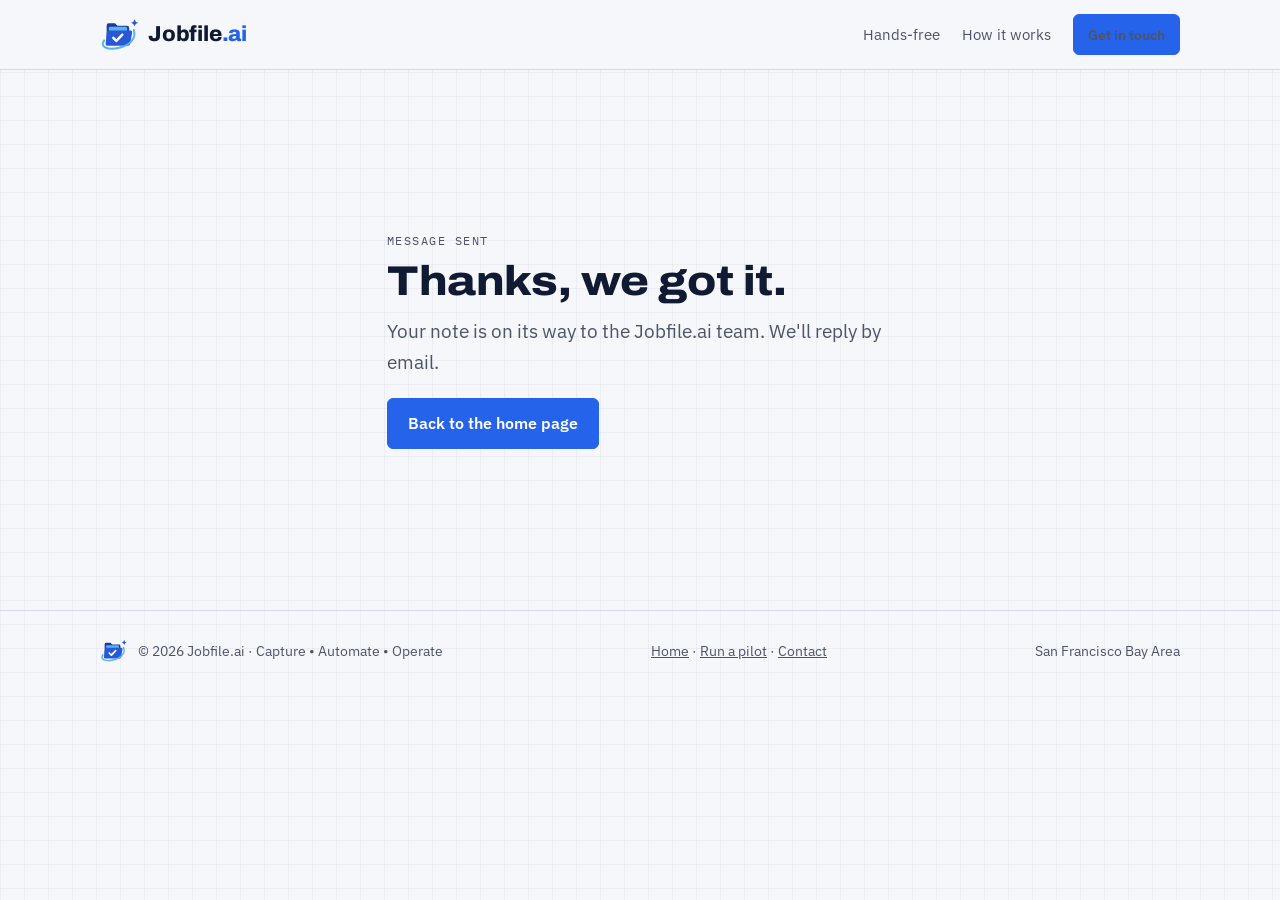
<file: thanks/index.html>
<!doctype html>
<html lang="en">
<head>
<meta charset="utf-8">
<meta name="viewport" content="width=device-width, initial-scale=1, viewport-fit=cover">
<title>Thanks | Jobfile.ai</title>
<meta name="description" content="Thanks for reaching out to Jobfile.ai.">
<meta name="robots" content="noindex">
<link rel="canonical" href="https://jobfile.ai/thanks/">
<meta property="og:title" content="Thanks | Jobfile.ai">
<meta property="og:site_name" content="Jobfile.ai">
<meta property="og:image" content="https://jobfile.ai/brand/share-card.png">
<meta property="og:image:secure_url" content="https://jobfile.ai/brand/share-card.png">
<meta property="og:image:type" content="image/png">
<meta property="og:image:width" content="1200">
<meta property="og:image:height" content="630">
<meta property="og:image:alt" content="Jobfile.ai logo. Capture, Automate, Operate. AI workflow for service companies.">
<meta name="twitter:card" content="summary_large_image">
<meta name="twitter:title" content="Thanks | Jobfile.ai">
<meta name="twitter:image" content="https://jobfile.ai/brand/share-card.png">
<meta property="og:url" content="https://jobfile.ai/thanks/">
<meta property="og:description" content="Thanks for reaching out to Jobfile.ai.">
<meta property="og:type" content="website">
<meta name="theme-color" content="#111a33">
<link rel="icon" href="../favicon.svg" type="image/svg+xml">
<link rel="apple-touch-icon" href="../apple-touch-icon.png">
<link rel="preconnect" href="https://fonts.googleapis.com">
<link rel="preconnect" href="https://fonts.gstatic.com" crossorigin>
<link rel="stylesheet" href="https://fonts.googleapis.com/css2?family=Archivo:wdth,wght@100..125,500..800&family=IBM+Plex+Mono:wght@400;600&family=IBM+Plex+Sans:wght@400;600&display=swap">
<link rel="stylesheet" href="../styles.css">
</head>
<body>
<!--BODY-START-->
<header class="site-header">
  <div class="wrap">
    <a class="brand" href="../" aria-label="Jobfile.ai home">
      <svg class="brand-mark" viewBox="0 0 48 40" aria-hidden="true"><path class="lg-back" d="M8 8.5q0-2.5 2.5-2.5h7.5l3 3h11.5q2.5 0 2.5 2.5v19h-27z"/><rect class="lg-sheet" x="10.5" y="10" width="22" height="13" rx="1.6"/><path class="lg-front" d="M10.4 14.5h26.2q2.4 0 2 2.4l-2.4 13.7q-.4 2.4-2.8 2.4H8.9q-2.4 0-2.1-2.4l1.4-13.7q.3-2.4 2.2-2.4z"/><path class="lg-check" d="M16 23.5l3.6 3.6 7.2-7.6"/><path class="lg-swoosh" d="M5 26.5C-.5 33.5 8 38.5 22 35.5S44 24 40.5 14"/><path class="lg-spark" d="M41.5 1q.7 3.6 4.3 4.3-3.6.7-4.3 4.3-.7-3.6-4.3-4.3 3.6-.7 4.3-4.3z"/></svg>
      <span class="wordmark">Jobfile<span class="wm-ai">.ai</span></span>
    </a>
    <nav class="nav" aria-label="Main">
      <a class="nav-link" href="../#hands-free">Hands-free</a>
      <a class="nav-link" href="../#how">How it works</a>
      <a class="btn btn-primary btn-sm" href="../#contact">Get in touch</a>
    </nav>
  </div>
</header>

<main id="top">
  <section class="thanks">
    <div class="wrap">
      <p class="eyebrow">Message sent</p>
      <h1>Thanks, we got it.</h1>
      <p>Your note is on its way to the Jobfile.ai team. We'll reply by email.</p>
      <a class="btn btn-primary" href="../">Back to the home page</a>
    </div>
  </section>
</main>

<footer class="site-footer">
  <div class="wrap">
    <span class="foot-brand"><svg class="brand-mark foot-mark" viewBox="0 0 48 40" aria-hidden="true"><path class="lg-back" d="M8 8.5q0-2.5 2.5-2.5h7.5l3 3h11.5q2.5 0 2.5 2.5v19h-27z"/><rect class="lg-sheet" x="10.5" y="10" width="22" height="13" rx="1.6"/><path class="lg-front" d="M10.4 14.5h26.2q2.4 0 2 2.4l-2.4 13.7q-.4 2.4-2.8 2.4H8.9q-2.4 0-2.1-2.4l1.4-13.7q.3-2.4 2.2-2.4z"/><path class="lg-check" d="M16 23.5l3.6 3.6 7.2-7.6"/><path class="lg-swoosh" d="M5 26.5C-.5 33.5 8 38.5 22 35.5S44 24 40.5 14"/><path class="lg-spark" d="M41.5 1q.7 3.6 4.3 4.3-3.6.7-4.3 4.3-.7-3.6-4.3-4.3 3.6-.7 4.3-4.3z"/></svg><span>© 2026 Jobfile.ai · Capture • Automate • Operate</span></span>
    <span><a href="../">Home</a> · <a href="../#pilot">Run a pilot</a> · <a href="../#contact">Contact</a></span>
    <span>San Francisco Bay Area</span>
  </div>
</footer>
</body>
</html>
</file>
<file: styles.css>
/* Layout: one left-aligned column on a faint survey grid; the hero pairs the pitch with a live "field record" card. */
:root {
  --paper: #f5f7fb;
  --paper-2: #e9eef7;
  --ink: #111a33;         /* logo navy */
  --ink-2: #4b5468;
  --rule: #d3dae7;
  --flag: #2563eb;        /* logo royal blue, the accent */
  --flag-ink: #ffffff;
  --motion: #3b9cf0;      /* logo sky blue (swoosh) */
  --logo-deep: #1d3a9c;
  --logo-royal: #2759d6;
  --logo-sky: #5bb0f4;
  --card: #ffffff;
  --ok: #2f7d4f;
  --warn: #a8660d;
  --grid: rgba(17, 26, 51, 0.045);
  --font-display: "Archivo", "Helvetica Neue", Arial, sans-serif;
  --font-body: "IBM Plex Sans", "Segoe UI", Roboto, sans-serif;
  --font-mono: "IBM Plex Mono", ui-monospace, "SFMono-Regular", Menlo, monospace;
  --step-0: 1rem;
  --step-1: 1.2rem;
  --step-2: 1.6rem;
  --step-3: clamp(1.9rem, 1.4rem + 2.2vw, 2.6rem);
  --step-4: clamp(2.3rem, 1.6rem + 3.6vw, 3.9rem);
  --radius: 6px;
  color-scheme: light;
}
@media (prefers-color-scheme: dark) {
  :root:not([data-theme="light"]) {
    --paper: #0b1222; --paper-2: #131c31; --ink: #e6ebf5; --ink-2: #9ea9be;
    --rule: #24304a; --flag: #5b8cff; --flag-ink: #08101f; --card: #111a2e; --motion: #6cc0ff;
    --logo-deep: #3557c9; --logo-royal: #4a78f0; --logo-sky: #6cc0ff;
    --ok: #5fc08a; --warn: #e3a54a; --grid: rgba(230, 235, 245, 0.04);
    color-scheme: dark;
  }
}
:root[data-theme="dark"] {
  --paper: #0b1222; --paper-2: #131c31; --ink: #e6ebf5; --ink-2: #9ea9be;
  --rule: #24304a; --flag: #5b8cff; --flag-ink: #08101f; --card: #111a2e; --motion: #6cc0ff;
  --logo-deep: #3557c9; --logo-royal: #4a78f0; --logo-sky: #6cc0ff;
  --ok: #5fc08a; --warn: #e3a54a; --grid: rgba(230, 235, 245, 0.04);
  color-scheme: dark;
}

*, *::before, *::after { box-sizing: border-box; }
html { -webkit-text-size-adjust: 100%; }
body {
  margin: 0;
  background-color: var(--paper);
  background-image:
    linear-gradient(var(--grid) 1px, transparent 1px),
    linear-gradient(90deg, var(--grid) 1px, transparent 1px);
  background-size: 24px 24px;
  color: var(--ink);
  font-family: var(--font-body);
  font-size: 17px;
  line-height: 1.6;
}
img, svg { max-width: 100%; }
a { color: inherit; }
:focus-visible { outline: 3px solid var(--flag); outline-offset: 3px; border-radius: 2px; }

.wrap {
  max-width: 1120px;
  margin: 0 auto;
  padding-left: max(20px, env(safe-area-inset-left, 0px));
  padding-right: max(20px, env(safe-area-inset-right, 0px));
}

h1, h2, h3 {
  font-family: var(--font-display);
  font-stretch: 112%;
  line-height: 1.08;
  letter-spacing: -0.01em;
  text-wrap: balance;
  margin: 0;
}
h1 { font-size: var(--step-4); font-weight: 800; }
h2 { font-size: var(--step-3); font-weight: 750; }
h3 { font-size: var(--step-1); font-weight: 700; font-stretch: 105%; }
p { margin: 0; }
.lede { font-size: var(--step-1); color: var(--ink-2); max-width: 40ch; }
.tagline { font-family: var(--font-display); font-weight: 700; font-size: 0.95rem; letter-spacing: 0.14em; text-transform: uppercase; color: var(--ink-2); }
.tagline .dot { color: var(--flag); margin: 0 0.25em; }
.subline { display: flex; align-items: center; gap: 12px; font-family: var(--font-mono); font-size: 0.74rem; letter-spacing: 0.14em; text-transform: uppercase; color: var(--ink-2); margin-top: -6px; }
.subline::before, .subline::after { content: ""; height: 1px; width: 28px; background: var(--rule); }
.subline::before { display: none; }
.eyebrow {
  font-family: var(--font-mono);
  font-size: 0.78rem;
  letter-spacing: 0.12em;
  text-transform: uppercase;
  color: var(--ink-2);
}

/* Header */
.site-header {
  position: sticky;
  top: env(safe-area-inset-top, 0px);
  z-index: 20;
  background: color-mix(in srgb, var(--paper) 92%, transparent);
  backdrop-filter: blur(8px);
  border-bottom: 1px solid var(--rule);
}
.site-header .wrap { display: flex; align-items: center; justify-content: space-between; gap: 16px; padding-block: 14px; }
.brand { display: flex; align-items: center; gap: 8px; text-decoration: none; font-family: var(--font-display); font-weight: 800; font-stretch: 100%; font-size: 1.35rem; }
.brand-mark { width: 40px; height: 34px; flex: none; overflow: visible; }
.lg-back { fill: var(--logo-deep); }
.lg-sheet { fill: var(--logo-sky); }
.lg-front { fill: var(--logo-royal); }
.lg-check { fill: none; stroke: #fff; stroke-width: 3; stroke-linecap: round; stroke-linejoin: round; }
.lg-swoosh { fill: none; stroke: var(--logo-sky); stroke-width: 2.4; stroke-linecap: round; }
.lg-spark { fill: var(--logo-royal); }
.wordmark { color: var(--ink); letter-spacing: -0.01em; }
.wm-ai { color: var(--flag); }
.nav { display: flex; gap: 22px; align-items: center; font-size: 0.95rem; }
.nav a { text-decoration: none; color: var(--ink-2); }
.nav a:hover { color: var(--ink); }
.nav .nav-link { display: none; }
@media (min-width: 760px) { .nav .nav-link { display: inline; } }

.btn {
  display: inline-flex; align-items: center; gap: 8px;
  padding: 12px 20px;
  border-radius: var(--radius);
  font-weight: 600; font-size: 0.98rem;
  text-decoration: none;
  border: 1.5px solid var(--ink);
  transition: transform 0.15s ease, background-color 0.15s ease;
}
.btn-primary { background: var(--flag); border-color: var(--flag); color: var(--flag-ink); }
.btn-primary:hover { transform: translateY(-1px); }
.btn-ghost { background: transparent; color: var(--ink); }
.btn-ghost:hover { background: var(--paper-2); }
.btn-sm { padding: 8px 14px; font-size: 0.9rem; }

/* Hero */
.hero { padding-block: clamp(48px, 8vw, 96px) clamp(40px, 6vw, 72px); }
.hero .wrap { display: grid; gap: clamp(32px, 5vw, 56px); align-items: center; }
@media (min-width: 940px) { .hero .wrap { grid-template-columns: 1.05fr 1fr; } }
.hero-copy { display: grid; gap: 22px; min-width: 0; }
.hero-copy h1 .flag { color: var(--flag); }
.cta-row { display: flex; flex-wrap: wrap; gap: 12px; }

/* Field record card */
.record {
  background: var(--card);
  border: 1px solid var(--rule);
  border-radius: 10px;
  box-shadow: 0 1px 0 var(--rule), 0 18px 40px -24px rgba(19, 34, 47, 0.35);
  overflow: hidden;
  min-width: 0;
}
.record-head {
  display: flex; justify-content: space-between; align-items: center; gap: 12px;
  padding: 12px 16px;
  border-bottom: 1px solid var(--rule);
  font-family: var(--font-mono); font-size: 0.78rem; color: var(--ink-2);
}
.tag {
  font-family: var(--font-mono); font-size: 0.72rem; letter-spacing: 0.06em; text-transform: uppercase;
  padding: 3px 8px; border-radius: 999px; border: 1px solid var(--rule); color: var(--ink-2);
  white-space: nowrap;
}
.record-body { display: grid; }
.record-say { padding: 16px; background: var(--paper-2); border-bottom: 1px dashed var(--rule); }
.record-say .label, .record-out .label { font-family: var(--font-mono); font-size: 0.72rem; letter-spacing: 0.1em; text-transform: uppercase; color: var(--ink-2); margin-bottom: 6px; }
.record-say blockquote { margin: 0; font-style: italic; color: var(--ink); }
.record-out { padding: 16px; }
.fields { display: grid; grid-template-columns: max-content 1fr; gap: 6px 16px; margin: 0; font-size: 0.95rem; }
.fields dt { font-family: var(--font-mono); font-size: 0.8rem; color: var(--ink-2); padding-top: 2px; }
.fields dd { margin: 0; font-variant-numeric: tabular-nums; min-width: 0; }
.fields .flagged { color: var(--warn); font-weight: 600; }
.record-foot {
  display: flex; flex-wrap: wrap; gap: 8px; align-items: center;
  padding: 12px 16px; border-top: 1px solid var(--rule);
  font-family: var(--font-mono); font-size: 0.78rem; color: var(--ink-2);
}
.dest { display: inline-flex; align-items: center; gap: 6px; padding: 3px 8px; border-radius: 4px; background: var(--paper-2); color: var(--ink); }
.dest::before { content: ""; width: 7px; height: 7px; border-radius: 50%; background: var(--ok); }

/* Sections */
section { padding-block: clamp(56px, 8vw, 96px); }
.band { background: var(--card); border-block: 1px solid var(--rule); }
.section-head { display: grid; gap: 14px; max-width: 46rem; margin-bottom: clamp(28px, 4vw, 44px); }
.section-head p { color: var(--ink-2); font-size: var(--step-1); }

.problems { display: grid; gap: 0; border-top: 1px solid var(--rule); }
.problems li { list-style: none; display: grid; grid-template-columns: 2.2rem 1fr; gap: 12px; padding: 18px 0; border-bottom: 1px solid var(--rule); }
.problems li::before { content: "×"; font-family: var(--font-mono); color: var(--flag); font-size: 1.2rem; line-height: 1.4; }
.problems { padding: 0; margin: 0; }
.problems strong { display: block; font-weight: 600; }
.problems span { color: var(--ink-2); }

.steps { display: grid; gap: 20px; padding: 0; margin: 0; counter-reset: step; }
@media (min-width: 820px) { .steps { grid-template-columns: repeat(3, 1fr); } }
.steps li {
  list-style: none; display: grid; gap: 10px; align-content: start;
  padding: 22px; border: 1px solid var(--rule); border-radius: 10px; background: var(--paper);
  counter-increment: step; min-width: 0;
}
.steps li::before {
  content: counter(step, decimal-leading-zero);
  font-family: var(--font-mono); font-size: 0.85rem; color: var(--flag); font-weight: 600;
}
.steps p { color: var(--ink-2); }
.chips { display: flex; flex-wrap: wrap; gap: 6px; margin-top: 4px; }
.chip { font-family: var(--font-mono); font-size: 0.74rem; padding: 3px 8px; border-radius: 4px; border: 1px solid var(--rule); color: var(--ink-2); }

.trades { display: grid; gap: 1px; background: var(--rule); border: 1px solid var(--rule); border-radius: 10px; overflow: hidden; }
@media (min-width: 640px) { .trades { grid-template-columns: repeat(2, 1fr); } }
@media (min-width: 980px) { .trades { grid-template-columns: repeat(3, 1fr); } }
.trade { background: var(--card); padding: 22px; display: grid; gap: 8px; align-content: start; min-width: 0; }
.trade p { color: var(--ink-2); font-size: 0.97rem; }

.outcomes { display: grid; gap: 14px 40px; padding: 0; margin: 0; }
@media (min-width: 820px) { .outcomes { grid-template-columns: repeat(2, 1fr); } }
.outcomes li { list-style: none; display: grid; grid-template-columns: 1.4rem 1fr; gap: 10px; }
.outcomes li::before { content: "✓"; color: var(--ok); font-weight: 700; }
.outcomes strong { font-weight: 600; }
.outcomes span { color: var(--ink-2); }

.systems { display: flex; flex-wrap: wrap; gap: 10px; margin-top: 28px; }
.system { padding: 10px 14px; border: 1px solid var(--rule); border-radius: var(--radius); background: var(--card); font-size: 0.95rem; }
.system small { display: block; font-family: var(--font-mono); font-size: 0.7rem; letter-spacing: 0.08em; text-transform: uppercase; color: var(--ink-2); }

.origin { display: grid; gap: 18px; max-width: 46rem; }
.origin p { color: var(--ink-2); font-size: var(--step-1); }

.pilot { background: var(--ink); color: var(--paper); }
.pilot .wrap { display: grid; gap: 28px; }
@media (min-width: 900px) { .pilot .wrap { grid-template-columns: 1fr 1.2fr; align-items: start; } }
.pilot h2 { color: var(--paper); }
.pilot p { color: color-mix(in srgb, var(--paper) 78%, var(--ink)); font-size: var(--step-1); max-width: 40ch; }
.pilot-box { display: grid; gap: 14px; padding: 22px; border: 1px solid color-mix(in srgb, var(--paper) 25%, var(--ink)); border-radius: 10px; min-width: 0; }
.pilot-box .eyebrow { color: color-mix(in srgb, var(--paper) 70%, var(--ink)); }
.pilot-box ul { margin: 0; padding-left: 1.1rem; color: color-mix(in srgb, var(--paper) 85%, var(--ink)); }
.email { font-family: var(--font-mono); font-size: 1rem; user-select: all; word-break: break-all; color: var(--paper); }

.site-footer { padding-block: 28px; border-top: 1px solid var(--rule); font-size: 0.88rem; color: var(--ink-2); }
.site-footer .wrap { display: flex; flex-wrap: wrap; gap: 12px 24px; justify-content: space-between; align-items: center; }
.foot-brand { display: inline-flex; align-items: center; gap: 10px; color: var(--ink-2); }
.foot-mark { width: 28px; height: 24px; }

@media (prefers-reduced-motion: reduce) { * { transition: none !important; } }
body::before { content: ""; position: fixed; inset: 0 0 auto; height: env(safe-area-inset-top, 0px); z-index: 30; background: var(--paper); }

/* Hands-free capture: dark navy band */
.wear { background: #0e1730; color: #e6ebf5; }
.wear .section-head h2 { color: #fff; }
.wear .section-head p, .wear .eyebrow { color: #a9b5cc; }
.wear .label { font-family: var(--font-mono); font-size: 0.72rem; letter-spacing: 0.12em; text-transform: uppercase; color: #8fb4ff; margin: 0 0 12px; }
.wear-flow { display: grid; gap: 14px; align-items: stretch; }
@media (min-width: 900px) { .wear-flow { grid-template-columns: 1fr 34px 1.15fr 34px 1fr; } }
.wear-col { padding: 22px; border: 1px solid #263456; border-radius: 12px; background: #131f3d; min-width: 0; }
.wear-core { border-color: #3b6ff0; background: linear-gradient(160deg, #18295a, #131f3d 70%); }
.wear-core p:last-child { color: #c3cde0; }
.core-brand { display: flex; align-items: center; gap: 10px; font-family: var(--font-display); font-weight: 800; font-size: 1.45rem; margin-bottom: 12px; }
.wear .wordmark { color: #fff; }
.wear .wm-ai { color: #6c9bff; }
.wear-mark { --logo-deep: #3557c9; --logo-royal: #4a78f0; --logo-sky: #6cc0ff; }
.wear-arrow { position: relative; min-height: 26px; }
.wear-arrow::before { content: ""; position: absolute; left: 50%; top: 0; bottom: 8px; width: 2px; transform: translateX(-50%); background: linear-gradient(#3b9cf0, #2563eb); }
.wear-arrow::after { content: ""; position: absolute; left: 50%; bottom: 0; width: 10px; height: 10px; border-right: 2px solid #2563eb; border-bottom: 2px solid #2563eb; transform: translate(-50%, -2px) rotate(45deg); }
@media (min-width: 900px) {
  .wear-arrow::before { left: 0; right: 8px; top: 50%; bottom: auto; width: auto; height: 2px; transform: translateY(-50%); background: linear-gradient(90deg, #3b9cf0, #2563eb); }
  .wear-arrow::after { left: auto; right: 2px; top: 50%; bottom: auto; transform: translateY(-50%) rotate(-45deg); }
}
.devices, .outs { list-style: none; margin: 0; padding: 0; display: grid; gap: 10px; }
.devices li { display: flex; align-items: center; gap: 12px; font-weight: 600; }
.dev-ico { width: 34px; height: 34px; flex: none; padding: 5px; border-radius: 8px; background: #1b2a52; fill: none; stroke: #cfe0ff; stroke-width: 1.6; stroke-linecap: round; stroke-linejoin: round; }
.dev-ico .lens { fill: #6cc0ff; stroke: none; }
.wear-note { margin-top: 14px; font-size: 0.92rem; color: #a9b5cc; }
.outs li { display: flex; gap: 10px; align-items: baseline; }
.outs li::before { content: "✓"; color: #6cc0ff; font-weight: 700; }
.said { margin-top: 28px; }
.said-list { display: grid; gap: 10px; margin: 0; }
@media (min-width: 900px) { .said-list { grid-template-columns: repeat(3, 1fr); } }
.said-list > div { padding: 16px 18px; border-radius: 10px; background: #131f3d; border: 1px solid #263456; display: grid; gap: 8px; }
.said-list dt { font-style: italic; color: #fff; }
.said-list dd { margin: 0; font-family: var(--font-mono); font-size: 0.82rem; color: #8fb4ff; }
.wear-fine { margin-top: 22px; font-size: 0.88rem; color: #8d99b1; }
.storyboards { display: grid; gap: 16px; max-width: 920px; margin-bottom: 32px; }
@media (min-width: 720px) { .storyboards { grid-template-columns: 1fr 1fr; } }
.story { margin: 0; border: 1px solid #263456; border-radius: 12px; overflow: hidden; background: #131f3d; min-width: 0; }
.story-vid { display: block; width: 100%; height: auto; aspect-ratio: 1 / 1; object-fit: cover; background: #0b1222; }
.story figcaption { padding: 14px 16px; font-size: 0.95rem; color: #c3cde0; }
.story figcaption strong { color: #fff; }

/* Investor contact prompt (home) and investors page */
.inv-cta { padding-block: clamp(40px, 6vw, 64px); background: var(--paper-2); border-top: 1px solid var(--rule); }
.inv-cta .wrap { display: flex; flex-wrap: wrap; align-items: center; justify-content: space-between; gap: 20px 32px; }
.inv-cta h2 { font-size: var(--step-2); margin: 6px 0 8px; }
.inv-cta p:not(.eyebrow) { color: var(--ink-2); max-width: 46ch; }
.inv-hero { padding-block: clamp(48px, 8vw, 96px) clamp(32px, 5vw, 56px); }
.inv-hero .wrap { display: grid; gap: 18px; }
.inv-hero .wrap > * { max-width: 46rem; }
.inv-grid { display: grid; gap: 18px; }
@media (min-width: 900px) { .inv-grid { grid-template-columns: repeat(3, 1fr); } }
.inv-card { display: grid; gap: 12px; align-content: start; padding: 24px; border: 1px solid var(--rule); border-radius: 12px; background: var(--paper); min-width: 0; }
.inv-card h2 { font-size: var(--step-2); }
.inv-card p:not(.eyebrow) { color: var(--ink-2); }
.inv-form-wrap > * { max-width: 860px; }
.inv-form { display: grid; gap: 16px; padding: clamp(18px, 3vw, 28px); border: 1px solid var(--rule); border-radius: 12px; background: var(--card); }
@media (min-width: 640px) { .inv-form { grid-template-columns: 1fr 1fr; } .field-wide { grid-column: 1 / -1; } }
.field { display: grid; gap: 6px; min-width: 0; }
.field label { font-weight: 600; font-size: 0.95rem; }
.field .opt { font-weight: 400; color: var(--ink-2); }
.field input, .field select, .field textarea { font: inherit; color: var(--ink); background: var(--paper); border: 1px solid var(--rule); border-radius: 8px; padding: 10px 12px; width: 100%; }
.field input:focus, .field select:focus, .field textarea:focus { outline: 2px solid var(--flag); outline-offset: 1px; border-color: var(--flag); }
.form-actions { display: flex; flex-wrap: wrap; align-items: center; gap: 12px 18px; }
.form-actions .btn { cursor: pointer; font: inherit; font-weight: 600; }
.form-alt { font-size: 0.92rem; color: var(--ink-2); }
.form-error { grid-column: 1 / -1; margin: 0; color: #c0392b; font-weight: 600; }
/* Pilot form sits as a light card on the dark pilot band. */
.pilot .pilot-note { font-size: 1rem; margin-top: 12px; }
.pilot .inv-form { color: var(--ink); }
.pilot .inv-form .form-error { color: #c0392b; font-size: 1rem; max-width: none; }
@media (min-width: 640px) and (max-width: 1099px) { .pilot .inv-form { grid-template-columns: 1fr 1fr; } }
#contact { border-top: 1px solid var(--rule); }
/* Spam trap field: off screen for people, still in the form for bots. */
.hp { position: absolute; left: -9999px; width: 1px; height: 1px; opacity: 0; }
.inv-form { position: relative; }
.form-actions .btn:disabled { opacity: .7; cursor: progress; }
.thanks { min-height: 60vh; display: grid; align-content: center; }
.thanks h1 { font-size: var(--step-3, 2.4rem); margin: 8px 0 12px; }
.thanks p:not(.eyebrow) { color: var(--ink-2); max-width: 46ch; font-size: var(--step-1); }
.thanks .btn { margin-top: 20px; justify-self: start; }
.legal { margin-top: 18px; font-size: 0.85rem; color: var(--ink-2); }
</file>
